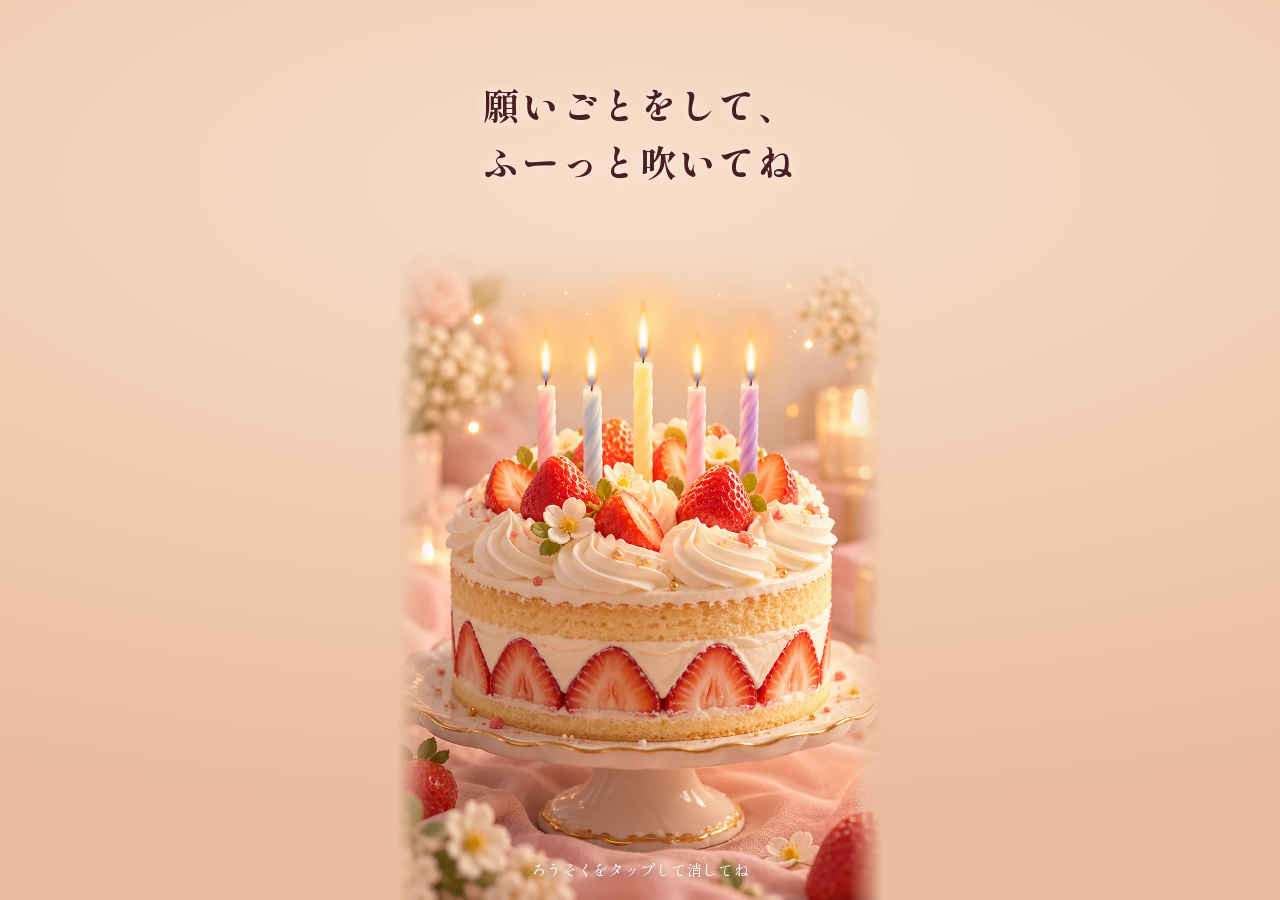
<file: index.html>
<!doctype html>
<html lang="ja">
<head>
  <meta charset="utf-8">
  <meta name="viewport" content="width=device-width, initial-scale=1, viewport-fit=cover">
  <title>Happy Birthday</title>
  <meta name="description" content="願いごとをして、ろうそくをふーっと吹き消そう">
  <link rel="preconnect" href="https://fonts.googleapis.com">
  <link rel="preconnect" href="https://fonts.gstatic.com" crossorigin>
  <link rel="stylesheet" href="https://fonts.googleapis.com/css2?family=Great+Vibes&family=Shippori+Mincho+B1:wght@600;800&display=swap">
  <link rel="stylesheet" href="style.css">
  <script>
    // テーマは描画前に決めて、ちらつきを防ぐ
    (function () {
      var t = new URLSearchParams(location.search).get('theme');
      document.documentElement.dataset.theme = /^choco/.test(t || '') ? 'chocolate' : 'strawberry';
    })();
  </script>
</head>
<body class="is-lit">
  <div class="backdrop" id="backdrop" aria-hidden="true"></div>
  <div class="dim" aria-hidden="true"></div>
  <canvas id="confetti" aria-hidden="true"></canvas>

  <main class="stage">
    <div class="top">
      <p class="prompt" id="prompt">願いごとをして、<br>ふーっと吹いてね</p>

      <section class="celebration" id="celebration" aria-live="polite" hidden>
        <p class="hb">Happy Birthday</p>
        <h1 class="name" id="name"></h1>
        <div class="gap" aria-hidden="true"></div>
        <div class="divider" aria-hidden="true"><span></span></div>
        <p class="message" id="message"></p>
      </section>
    </div>

    <div class="scene" id="scene">
      <img class="photo" id="photo" alt="" width="941" height="1262">
      <div class="shade" aria-hidden="true"></div>
      <svg id="cake" viewBox="0 0 941 1262" tabindex="0" role="button"
           aria-label="ろうそくの立ったバースデーケーキ。タップするとろうそくが消えます">
        <defs>
          <linearGradient id="g-flame" x1="0" y1="1" x2="0" y2="0">
            <stop offset="0" stop-color="#ff7a1f" stop-opacity=".9"/>
            <stop offset=".18" stop-color="#ffb347"/>
            <stop offset=".5" stop-color="#ffe7a8"/>
            <stop offset=".85" stop-color="#ffc66b"/>
            <stop offset="1" stop-color="#ff9a3c" stop-opacity=".7"/>
          </linearGradient>
          <linearGradient id="g-core" x1="0" y1="1" x2="0" y2="0">
            <stop offset="0" stop-color="#fff6d8" stop-opacity=".6"/>
            <stop offset=".3" stop-color="#ffffff"/>
            <stop offset="1" stop-color="#fffbe8" stop-opacity=".85"/>
          </linearGradient>
          <radialGradient id="g-glow">
            <stop offset="0" stop-color="#ffd58a" stop-opacity=".55"/>
            <stop offset=".45" stop-color="#ffb357" stop-opacity=".2"/>
            <stop offset="1" stop-color="#ff9a3c" stop-opacity="0"/>
          </radialGradient>
          <filter id="f-smoke" x="-200%" y="-200%" width="500%" height="500%">
            <feGaussianBlur stdDeviation="4"/>
          </filter>
          <filter id="f-soft" x="-50%" y="-20%" width="200%" height="140%">
            <feGaussianBlur stdDeviation="2.2"/>
          </filter>
        </defs>
        <g id="candles"></g>
      </svg>
      <div class="actions" id="actions" hidden>
        <button type="button" class="btn again" id="again">もう一度ろうそくをつける</button>
        <a class="btn share" id="share" href="create.html">友達に共有する</a>
      </div>
    </div>

    <p class="hint" id="hint" aria-live="polite"></p>
  </main>

  <script src="app.js"></script>
</body>
</html>
</file>
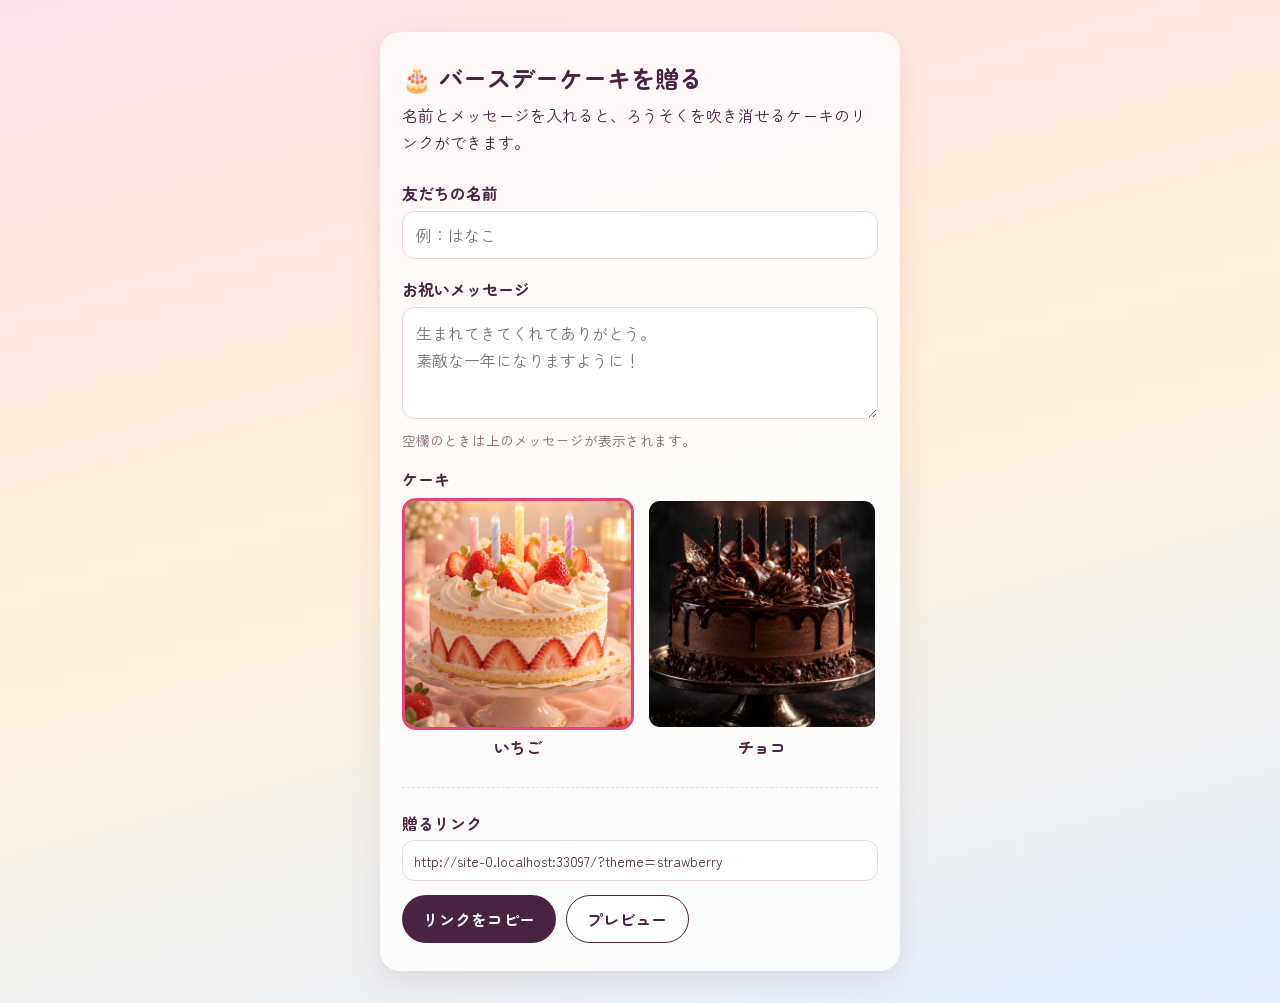
<file: create.html>
<!doctype html>
<html lang="ja">
<head>
  <meta charset="utf-8">
  <meta name="viewport" content="width=device-width, initial-scale=1">
  <title>バースデーケーキを贈る</title>
  <link rel="preconnect" href="https://fonts.googleapis.com">
  <link rel="preconnect" href="https://fonts.gstatic.com" crossorigin>
  <link rel="stylesheet" href="https://fonts.googleapis.com/css2?family=Zen+Maru+Gothic:wght@500;700&display=swap">
  <style>
    :root { --ink: #4a2340; --accent: #e0457b; --line: #ead7df; }
    * { box-sizing: border-box; }
    body {
      margin: 0;
      min-height: 100vh;
      background: linear-gradient(165deg, #ffe0ea 0%, #fff0d9 45%, #e2efff 100%);
      color: var(--ink);
      font-family: "Zen Maru Gothic", "Hiragino Maru Gothic ProN", "Yu Gothic", system-ui, sans-serif;
      padding: 32px 16px;
    }
    main {
      max-width: 520px;
      margin: 0 auto;
      background: rgba(255, 255, 255, .8);
      border-radius: 20px;
      padding: 28px 22px;
      box-shadow: 0 10px 30px rgba(74, 35, 64, .1);
    }
    h1 { margin: 0 0 .3em; font-size: 1.5rem; }
    p.lead { margin: 0 0 1.5em; line-height: 1.7; }
    label { display: block; font-weight: 700; margin: 1.1em 0 .4em; }
    input, textarea {
      width: 100%;
      font: inherit;
      color: inherit;
      padding: .7em .8em;
      border: 1.5px solid var(--line);
      border-radius: 12px;
      background: #fff;
    }
    input:focus, textarea:focus { outline: 2px solid var(--accent); outline-offset: 1px; }
    textarea { min-height: 7em; resize: vertical; line-height: 1.7; }
    .note { font-size: .85rem; opacity: .7; margin: .4em 0 0; }
    .themes { border: 0; padding: 0; margin: 1.1em 0 0; display: grid; grid-template-columns: 1fr 1fr; gap: 12px; }
    .themes legend { font-weight: 700; padding: 0; margin-bottom: .4em; }
    .theme { position: relative; margin: 0; cursor: pointer; text-align: center; font-weight: 700; }
    .theme input { position: absolute; left: 0; top: 0; width: 1px; height: 1px; opacity: 0; pointer-events: none; }
    .theme img { display: block; width: 100%; aspect-ratio: 1; object-fit: cover; object-position: center 60%; border-radius: 14px; border: 3px solid transparent; margin-bottom: .3em; }
    .theme input:checked + img { border-color: var(--accent); }
    .theme input:focus-visible + img { outline: 2px solid var(--ink); outline-offset: 2px; }
    .result { margin-top: 1.8em; padding-top: 1.4em; border-top: 1.5px dashed var(--line); }
    .url {
      word-break: break-all;
      font-size: .85rem;
      background: #fff;
      border: 1.5px solid var(--line);
      border-radius: 12px;
      padding: .7em .8em;
      margin: .4em 0 1em;
    }
    .actions { display: flex; flex-wrap: wrap; gap: 10px; }
    .actions a, .actions button {
      font: inherit;
      font-weight: 700;
      text-decoration: none;
      border-radius: 999px;
      padding: .7em 1.3em;
      cursor: pointer;
      border: 0;
    }
    .primary { background: var(--ink); color: #fff; }
    .secondary { background: #fff; color: var(--ink); border: 1.5px solid var(--ink) !important; }
  </style>
</head>
<body>
  <main>
    <h1>🎂 バースデーケーキを贈る</h1>
    <p class="lead">名前とメッセージを入れると、ろうそくを吹き消せるケーキのリンクができます。</p>

    <label for="name">友だちの名前</label>
    <input id="name" maxlength="40" placeholder="例：はなこ" autocomplete="off">

    <label for="msg">お祝いメッセージ</label>
    <textarea id="msg" maxlength="400" placeholder="生まれてきてくれてありがとう。&#10;素敵な一年になりますように！"></textarea>
    <p class="note">空欄のときは上のメッセージが表示されます。</p>

    <fieldset class="themes">
      <legend>ケーキ</legend>
      <label class="theme"><input type="radio" name="theme" value="strawberry" checked><img src="assets/strawberry-cake.webp" alt=""><span>いちご</span></label>
      <label class="theme"><input type="radio" name="theme" value="chocolate"><img src="assets/chocolate-cake.webp" alt=""><span>チョコ</span></label>
    </fieldset>

    <div class="result">
      <strong>贈るリンク</strong>
      <div class="url" id="url"></div>
      <div class="actions">
        <button type="button" class="primary" id="copy">リンクをコピー</button>
        <button type="button" class="secondary" id="share" hidden>共有する</button>
        <a class="secondary" id="preview" target="_blank" rel="noopener">プレビュー</a>
      </div>
    </div>
  </main>

  <script>
    (() => {
      const $ = (id) => document.getElementById(id);
      const base = new URL(location.protocol === 'file:' ? 'index.html' : './', location.href);

      function build() {
        const url = new URL(base);
        const name = $('name').value.trim();
        const msg = $('msg').value.trim();
        const theme = document.querySelector('input[name="theme"]:checked').value;
        if (name) url.searchParams.set('name', name);
        if (msg) url.searchParams.set('msg', msg);
        url.searchParams.set('theme', theme);
        return url.toString();
      }

      function update() {
        const url = build();
        $('url').textContent = url;
        $('preview').href = url;
      }

      ['name', 'msg'].forEach((id) => $(id).addEventListener('input', update));
      document.querySelectorAll('input[name="theme"]').forEach((r) => r.addEventListener('change', update));

      $('copy').addEventListener('click', async () => {
        try {
          await navigator.clipboard.writeText(build());
          $('copy').textContent = 'コピーしました！';
        } catch {
          $('copy').textContent = 'コピーできませんでした';
        }
        setTimeout(() => { $('copy').textContent = 'リンクをコピー'; }, 1800);
      });

      if (navigator.share) {
        $('share').hidden = false;
        $('share').addEventListener('click', () => {
          navigator.share({ title: 'Happy Birthday!', text: 'ケーキを用意したよ🎂', url: build() }).catch(() => {});
        });
      }

      // ケーキの画面から来たときは、そのケーキを選んだ状態にしておく
      const initial = new URLSearchParams(location.search).get('theme');
      const radio = initial && document.querySelector(`input[name="theme"][value="${initial === 'chocolate' ? 'chocolate' : 'strawberry'}"]`);
      if (radio) radio.checked = true;

      update();
    })();
  </script>
</body>
</html>
</file>
<file: style.css>
/* ---------- テーマ ---------- */

:root {
  --serif: "Shippori Mincho B1", "Hiragino Mincho ProN", "Yu Mincho", serif;
  --script: "Great Vibes", "Brush Script MT", cursive;
}

[data-theme="strawberry"] {
  --bg: #f0cbae;
  --backdrop: radial-gradient(120% 70% at 50% 20%, #f8ddc9 0%, #f0cbae 60%, #e9bc9f 100%);
  --text: #4a1f22;
  --sub: #5e2c2c;
  --hb: #e2336e;
  --halo: 0 0 14px rgba(255, 244, 236, .9), 0 0 2px rgba(255, 244, 236, .9);
  --btn-bg: #5c1f35;
  --btn-text: #fff;
  --btn-border: transparent;
  --divider: #d98a8f;
  --share-text: #5c1f35;
  --share-bg: rgba(255, 246, 240, .78);
  --share-border: #5c1f35;
}

[data-theme="chocolate"] {
  --bg: #16110f;
  --backdrop: radial-gradient(120% 70% at 50% 25%, #2a201d 0%, #1b1615 55%, #120e0d 100%);
  --text: #f6efe6;
  --sub: #e6dccf;
  --hb: #f3e3c2;
  --halo: 0 2px 14px rgba(0, 0, 0, .7);
  --btn-bg: #121010;
  --btn-text: #f6efe6;
  --btn-border: rgba(214, 178, 110, .75);
  --divider: #c9a45c;
  --share-text: #f3e3c2;
  --share-bg: rgba(18, 16, 16, .55);
  --share-border: rgba(214, 178, 110, .75);
}

* { box-sizing: border-box; }

html, body {
  margin: 0;
  height: 100%;
  background: var(--bg);
}

body {
  color: var(--text);
  font-family: var(--serif);
  overflow: hidden;
  overflow-x: hidden;
  -webkit-tap-highlight-color: transparent;
  -webkit-user-select: none;
  user-select: none;
  touch-action: manipulation;
}

/* ---------- 背景 ---------- */

.backdrop {
  position: fixed;
  inset: 0;
  background: var(--backdrop);
  pointer-events: none;
}

.dim,
.shade {
  background: #000;
  opacity: calc(var(--dark, 0) * 1);
  transition: opacity .6s ease;
  pointer-events: none;
}

.dim {
  position: fixed;
  inset: 0;
}

#confetti {
  position: fixed;
  inset: 0;
  width: 100%;
  height: 100%;
  pointer-events: none;
  z-index: 5;
}

/* ---------- レイアウト ---------- */

.stage {
  position: relative;
  z-index: 1;
  height: 100vh;
  height: 100svh;
  display: flex;
  flex-direction: column;
  align-items: center;
  padding-top: max(16px, env(safe-area-inset-top));
}

.top {
  flex: 1;
  display: grid;
  align-items: center;
  justify-items: center;
  width: 100%;
  max-width: 640px;
  padding: 0 16px;
  text-align: center;
  text-shadow: var(--halo);
}

.top > * { grid-area: 1 / 1; }

.prompt {
  margin: 0;
  font-size: clamp(1.45rem, 7vw, 2.3rem);
  font-weight: 800;
  line-height: 1.55;
  letter-spacing: .06em;
  transition: opacity .8s ease, transform .8s ease;
  animation: breathe 4.5s ease-in-out infinite;
}

.is-dark .prompt,
.is-party .prompt {
  opacity: 0;
  transform: translateY(-10px);
  animation: none;
}

.scene {
  position: relative;
  flex: none;
  /* 縦長の画面では左右を少しはみ出させて、ケーキを大きく見せる */
  width: min(600px, max(100vw, 64vh * .7457), (100vh - 250px) * .7457);
  width: min(600px, max(100vw, 64svh * .7457), (100svh - 250px) * .7457);
}

.photo {
  display: block;
  width: 100%;
  height: auto;
}

.photo,
.shade {
  -webkit-mask-image: linear-gradient(to bottom, transparent 0, #000 9%), linear-gradient(to right, transparent 0, #000 7%, #000 93%, transparent 100%);
  -webkit-mask-composite: source-in;
  mask-image: linear-gradient(to bottom, transparent 0, #000 9%), linear-gradient(to right, transparent 0, #000 7%, #000 93%, transparent 100%);
  mask-composite: intersect;
}

.shade {
  position: absolute;
  inset: 0;
}

#cake {
  position: absolute;
  inset: 0;
  width: 100%;
  height: 100%;
  overflow: visible;
  cursor: pointer;
  outline: none;
}

#cake:focus-visible { filter: drop-shadow(0 0 6px rgba(255, 210, 140, .8)); }
.is-party #cake { cursor: default; }

/* ---------- ヒント・ボタン ---------- */

.hint {
  position: fixed;
  left: 16px;
  right: 16px;
  bottom: max(20px, env(safe-area-inset-bottom));
  z-index: 2;
  margin: 0;
  text-align: center;
  font-size: .95rem;
  letter-spacing: .04em;
  color: #fff;
  text-shadow: 0 1px 8px rgba(0, 0, 0, .75);
  transition: opacity .6s ease;
}

.hint.is-empty { opacity: 0; }
.is-party .hint { display: none; }

.hint button {
  font: inherit;
  color: #fff;
  background: rgba(0, 0, 0, .35);
  border: 1px solid rgba(255, 255, 255, .6);
  border-radius: 999px;
  padding: .5em 1.2em;
  cursor: pointer;
}

.actions {
  position: absolute;
  left: 50%;
  bottom: max(5%, env(safe-area-inset-bottom));
  transform: translateX(-50%);
  z-index: 6;
  display: flex;
  flex-direction: column;
  align-items: stretch;
  gap: 10px;
  animation: rise-btn .8s 3.2s ease-out both;
}

.actions[hidden] { display: none; }

.btn {
  white-space: nowrap;
  text-align: center;
  text-decoration: none;
  font: inherit;
  font-weight: 600;
  font-size: clamp(.95rem, 4vw, 1.1rem);
  letter-spacing: .08em;
  color: var(--btn-text);
  background: var(--btn-bg);
  border: 1px solid var(--btn-border);
  border-radius: 999px;
  padding: .85em 2em;
  box-shadow: 0 8px 24px rgba(0, 0, 0, .35);
  cursor: pointer;
}

/* 共有ボタンは控えめに、枠線だけ */
.share {
  color: var(--share-text);
  background: var(--share-bg);
  border-color: var(--share-border);
  box-shadow: none;
  -webkit-backdrop-filter: blur(6px);
  backdrop-filter: blur(6px);
}

/* ---------- お祝い ---------- */

.celebration { transition: opacity .5s ease; }
.celebration.is-hiding { opacity: 0; }
.celebration > * { opacity: 0; }
.celebration .name { opacity: 1; }

.hb {
  margin: 0;
  font-family: var(--script);
  font-size: clamp(2.6rem, 12vw, 4.4rem);
  line-height: 1.05;
  color: var(--hb);
}

[data-theme="chocolate"] .hb {
  background: linear-gradient(180deg, #fff8e8 20%, #d8b878 100%);
  -webkit-background-clip: text;
  background-clip: text;
  color: transparent;
  text-shadow: none;
  filter: drop-shadow(0 2px 10px rgba(0, 0, 0, .6));
}

.name {
  margin: .05em 0 0;
  font-size: clamp(2.3rem, 12vw, 4.2rem);
  font-weight: 800;
  line-height: 1.2;
  overflow-wrap: anywhere;
}

.name span {
  display: inline-block;
  opacity: 0;
}

/* 名前と区切り線の間は、あえて一行ぶん空けておく */
.gap {
  height: calc(clamp(1.15rem, 5.4vw, 1.7rem) * 1.6);
}

.divider {
  display: flex;
  justify-content: center;
  margin: .55em 0 .6em;
}

.divider span {
  position: relative;
  width: min(60%, 220px);
  height: 1px;
  background: linear-gradient(to right, transparent, var(--divider), transparent);
}

.divider span::after {
  content: "";
  position: absolute;
  left: 50%;
  top: 50%;
  width: 6px;
  height: 6px;
  background: var(--divider);
  transform: translate(-50%, -50%) rotate(45deg);
}

.celebration.no-name .name { display: none; }

.message {
  margin: 0 auto;
  max-width: 26em;
  white-space: pre-line;
  font-size: clamp(.9rem, 3.8vw, 1.1rem);
  font-weight: 600;
  line-height: 1.75;
  color: var(--sub);
  overflow-wrap: anywhere;
}

.celebration.is-shown .hb { animation: rise .9s .1s ease-out both; }
.celebration.is-shown .name span {
  animation: pop .7s cubic-bezier(.2, 1.6, .4, 1) both;
  animation-delay: calc(.45s + var(--i) * .07s);
}
.celebration.is-shown .divider { animation: rise .9s calc(.85s + var(--n, 0) * .07s) ease-out both; }
.celebration.is-shown .message { animation: rise 1.1s calc(1.2s + var(--n, 0) * .07s) ease-out both; }

/* ---------- ろうそく ---------- */

.flame { transition: opacity .25s ease; }
.is-out .flame { opacity: 0; }

.ignite {
  transform-box: view-box;
  transform-origin: 0 0;
}

.is-igniting .ignite { animation: ignite .8s cubic-bezier(.2, 1.4, .4, 1) both; }

.flicker {
  transform-box: fill-box;
  transform-origin: 50% 100%;
  animation: flicker 1.4s ease-in-out infinite;
}

.glow {
  transform-box: fill-box;
  transform-origin: center;
  animation: glow 2.2s ease-in-out infinite alternate;
}

.wick { stroke: #2b1d17; }
.is-out .wick { animation: ember 2s ease-out both; }

.smoke {
  transform-box: fill-box;
  transform-origin: center;
  opacity: 0;
  animation: smoke 3.2s ease-out forwards;
}

/* ---------- アニメーション ---------- */

@keyframes breathe {
  0%, 100% { opacity: .88; }
  50% { opacity: 1; }
}

@keyframes flicker {
  0%, 100% { transform: scale(1, 1) skewX(0deg); }
  20% { transform: scale(.96, 1.04) skewX(1.5deg); }
  45% { transform: scale(1.03, .96) skewX(-2deg); }
  70% { transform: scale(.98, 1.03) skewX(1deg); }
}

@keyframes glow {
  from { transform: scale(.94); opacity: .85; }
  to { transform: scale(1.06); opacity: 1; }
}

@keyframes ignite {
  0% { transform: scale(0); opacity: 0; }
  60% { transform: scale(1.15); opacity: 1; }
  100% { transform: scale(1); opacity: 1; }
}

@keyframes ember {
  0% { stroke: #ff7a2a; }
  100% { stroke: #2b1d17; }
}

@keyframes smoke {
  0% { opacity: 0; transform: translate(0, 0) scale(.6); }
  15% { opacity: .45; }
  50% { transform: translate(calc(var(--dx) * -.6), -40px) scale(1.8); }
  100% { opacity: 0; transform: translate(var(--dx), -90px) scale(3.4); }
}

@keyframes rise {
  from { opacity: 0; transform: translateY(14px); }
  to { opacity: 1; transform: none; }
}

@keyframes rise-btn {
  from { opacity: 0; transform: translate(-50%, 14px); }
  to { opacity: 1; transform: translate(-50%, 0); }
}

@keyframes pop {
  0% { opacity: 0; transform: translateY(18px) scale(.4); }
  100% { opacity: 1; transform: none; }
}

@media (prefers-reduced-motion: reduce) {
  .flicker, .glow, .prompt { animation: none; }
  .celebration.is-shown .name span { animation-duration: .01s; animation-delay: .3s; }
}
</file>
